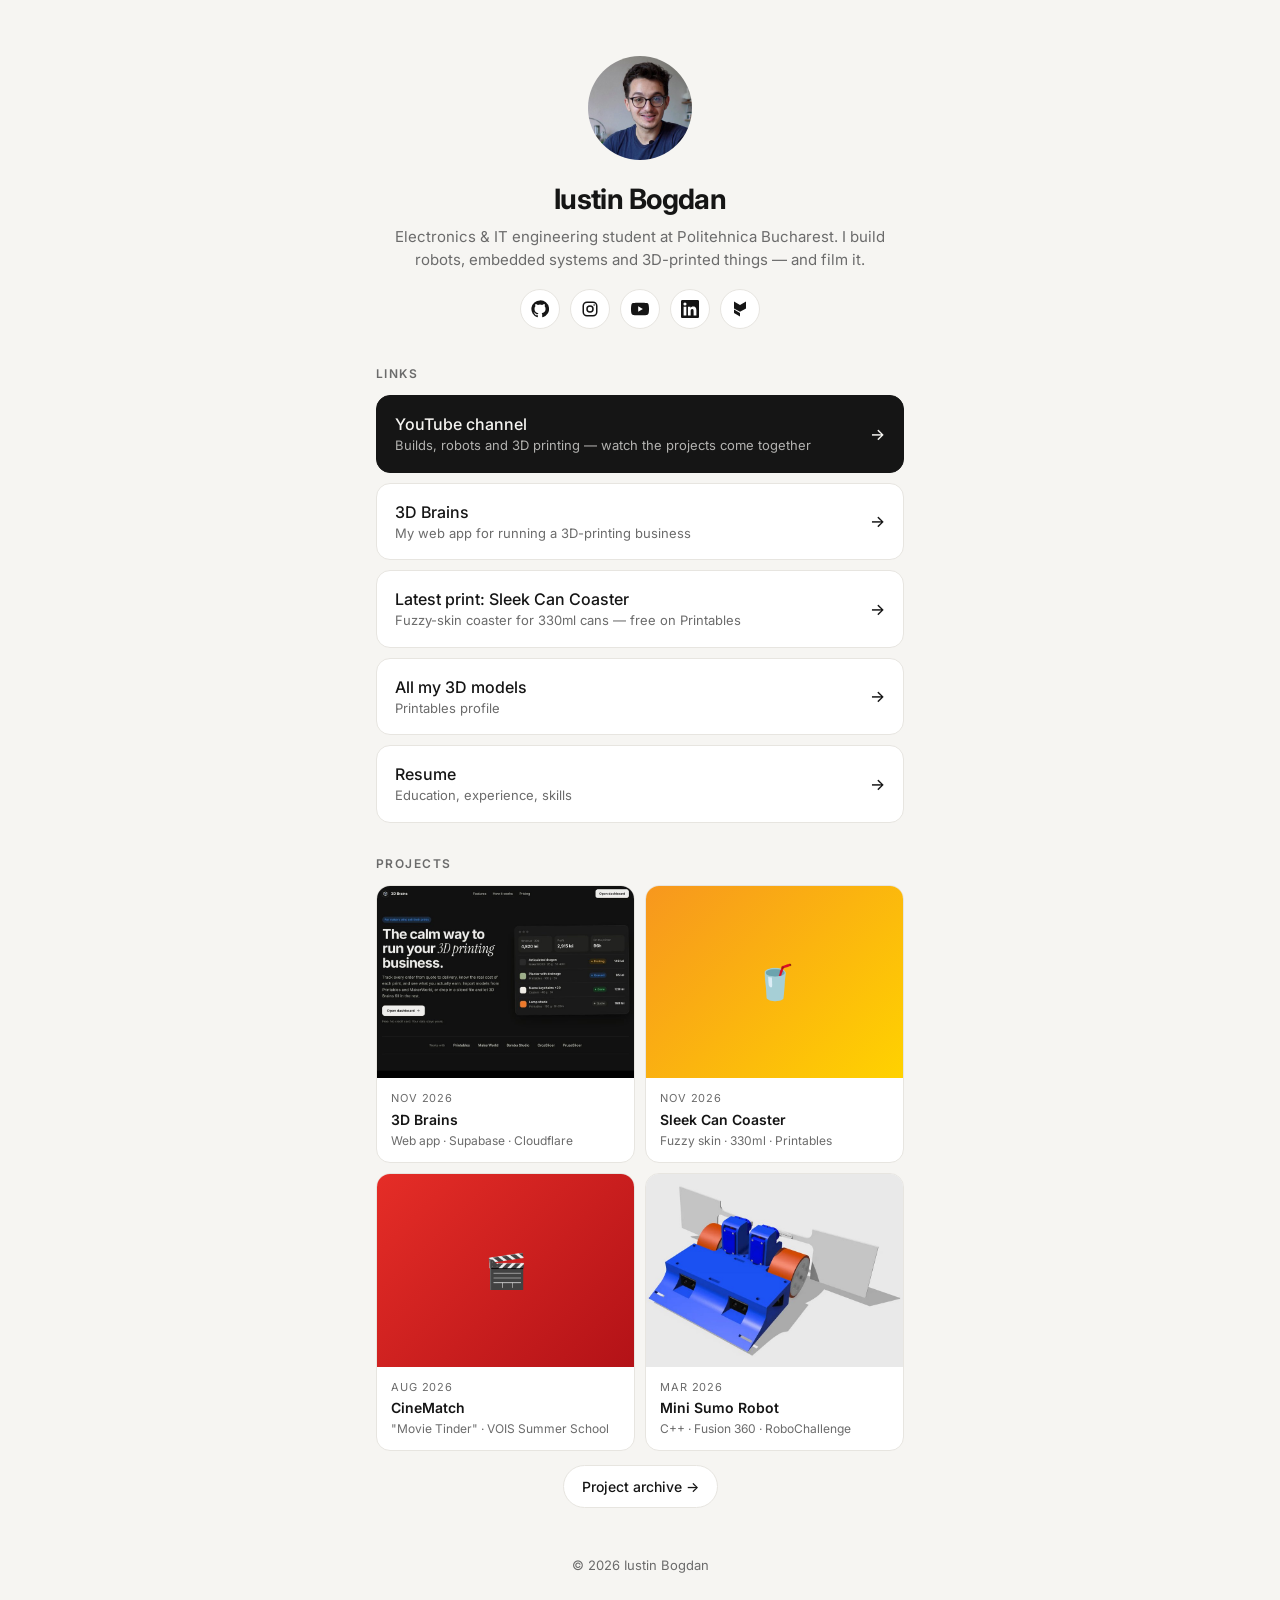
<file: index.html>
<!doctype html>
<html lang="en">
<head>
<meta charset="utf-8">
<meta name="viewport" content="width=device-width, initial-scale=1">
<title>Iustin Bogdan</title>
<meta name="description" content="Iustin Bogdan — electronics &amp; IT student. YouTube, projects, 3D printing and resume.">
<link rel="icon" href="images/avatar.jpg">
<meta property="og:image" content="https://iustinbogdan.studio/images/avatar.jpg">
<link rel="preconnect" href="https://fonts.googleapis.com">
<link href="https://fonts.googleapis.com/css2?family=Inter:wght@400;500;600;700&display=swap" rel="stylesheet">
<link rel="stylesheet" href="style.css">
</head>
<body>
<main class="wrap">

  <header>
    <!-- Replace the initials with a photo: <div class="avatar"><img src="me.jpg" alt="Iustin Bogdan"></div> -->
    <div class="avatar"><img src="images/avatar.jpg" alt="Iustin Bogdan"></div>
    <h1>Iustin Bogdan</h1>
    <p class="tagline">Electronics &amp; IT engineering student at Politehnica Bucharest. I build robots, embedded systems and 3D-printed things — and film it.</p>
    <nav class="socials" aria-label="Social links">
      <a target="_blank" rel="noopener" href="https://github.com/IustinB2005" aria-label="GitHub"><svg viewBox="0 0 24 24"><path d="M12 .5a11.5 11.5 0 0 0-3.64 22.41c.58.1.79-.25.79-.56v-2c-3.2.7-3.88-1.37-3.88-1.37-.52-1.33-1.28-1.69-1.28-1.69-1.05-.72.08-.7.08-.7 1.16.08 1.77 1.19 1.77 1.19 1.03 1.77 2.7 1.26 3.36.96.1-.75.4-1.26.73-1.55-2.55-.29-5.24-1.28-5.24-5.69 0-1.26.45-2.29 1.19-3.1-.12-.29-.52-1.46.11-3.05 0 0 .97-.31 3.17 1.18a11 11 0 0 1 5.77 0c2.2-1.49 3.17-1.18 3.17-1.18.63 1.59.23 2.76.11 3.05.74.81 1.19 1.84 1.19 3.1 0 4.42-2.69 5.39-5.26 5.68.41.36.78 1.06.78 2.14v3.17c0 .31.21.67.8.56A11.5 11.5 0 0 0 12 .5Z"/></svg></a>
      <a target="_blank" rel="noopener" href="https://www.instagram.com/iustin_bogdan05/" aria-label="Instagram"><svg viewBox="0 0 24 24" style="fill:none;stroke:currentColor;stroke-width:2"><rect x="3" y="3" width="18" height="18" rx="5"/><circle cx="12" cy="12" r="4"/><circle cx="17.5" cy="6.5" r="1" style="fill:currentColor;stroke:none"/></svg></a>
      <a target="_blank" rel="noopener" href="https://www.youtube.com/@iustin_bogdan05" aria-label="YouTube"><svg viewBox="0 0 24 24"><path d="M23.5 6.2a3 3 0 0 0-2.1-2.1C19.5 3.6 12 3.6 12 3.6s-7.5 0-9.4.5A3 3 0 0 0 .5 6.2 31 31 0 0 0 0 12a31 31 0 0 0 .5 5.8 3 3 0 0 0 2.1 2.1c1.9.5 9.4.5 9.4.5s7.5 0 9.4-.5a3 3 0 0 0 2.1-2.1A31 31 0 0 0 24 12a31 31 0 0 0-.5-5.8ZM9.6 15.6V8.4l6.2 3.6-6.2 3.6Z"/></svg></a>
      <a target="_blank" rel="noopener" href="https://www.linkedin.com/in/iustinian-bogdan-b4145b306/" aria-label="LinkedIn"><svg viewBox="0 0 24 24"><path d="M20.4 20.5h-3.6v-5.6c0-1.3 0-3-1.8-3s-2.1 1.4-2.1 2.9v5.7H9.3V9h3.4v1.6h.1c.5-.9 1.6-1.8 3.4-1.8 3.6 0 4.3 2.4 4.3 5.5v6.2ZM5.3 7.4a2.1 2.1 0 1 1 0-4.2 2.1 2.1 0 0 1 0 4.2ZM7.1 20.5H3.5V9h3.6v11.5ZM22.2 0H1.8C.8 0 0 .8 0 1.7v20.6c0 .9.8 1.7 1.8 1.7h20.4c1 0 1.8-.8 1.8-1.7V1.7C24 .8 23.2 0 22.2 0Z"/></svg></a>
      <a target="_blank" rel="noopener" href="https://www.printables.com/@IustinianBog_2410052/models" aria-label="Printables"><svg viewBox="0 0 24 24"><path d="M4 2l8 4.6v9.2L4 11.2zM12 6.6L20 2v9.2l-8 4.6zM4 12.8l8 4.6V22l-8-4.6z"/></svg></a>
    </nav>
  </header>

  <section>
    <h2>Links</h2>
    <div class="links">
      <a class="link featured" href="https://www.youtube.com/@iustin_bogdan05" target="_blank" rel="noopener">
        <span>YouTube channel<small>Builds, robots and 3D printing — watch the projects come together</small></span>
        <span class="arrow">→</span>
      </a>
      <a class="link" href="https://3dbrains.ro" target="_blank" rel="noopener"><span>3D Brains<small>My web app for running a 3D-printing business</small></span><span class="arrow">→</span></a>
      <a class="link" href="https://www.printables.com/model/1917259-fuzzy-skin-sleek-can-coaster-330ml-aqua-carpatica" target="_blank" rel="noopener"><span>Latest print: Sleek Can Coaster<small>Fuzzy-skin coaster for 330ml cans — free on Printables</small></span><span class="arrow">→</span></a>
      <a class="link" href="https://www.printables.com/@IustinianBog_2410052/models" target="_blank" rel="noopener"><span>All my 3D models<small>Printables profile</small></span><span class="arrow">→</span></a>
      <a class="link" href="resume.html"><span>Resume<small>Education, experience, skills</small></span><span class="arrow">→</span></a>
    </div>
  </section>

  <section>
    <h2>Projects</h2>
    <div class="grid" data-projects="latest"></div>
    <p class="more" id="archive-link" hidden><a href="archive.html">Project archive →</a></p>
  </section>

  <footer>© <span id="y"></span> Iustin Bogdan</footer>
</main>
<script src="projects.js"></script>
<script>document.getElementById('y').textContent=new Date().getFullYear()</script>
</body>
</html>
</file>
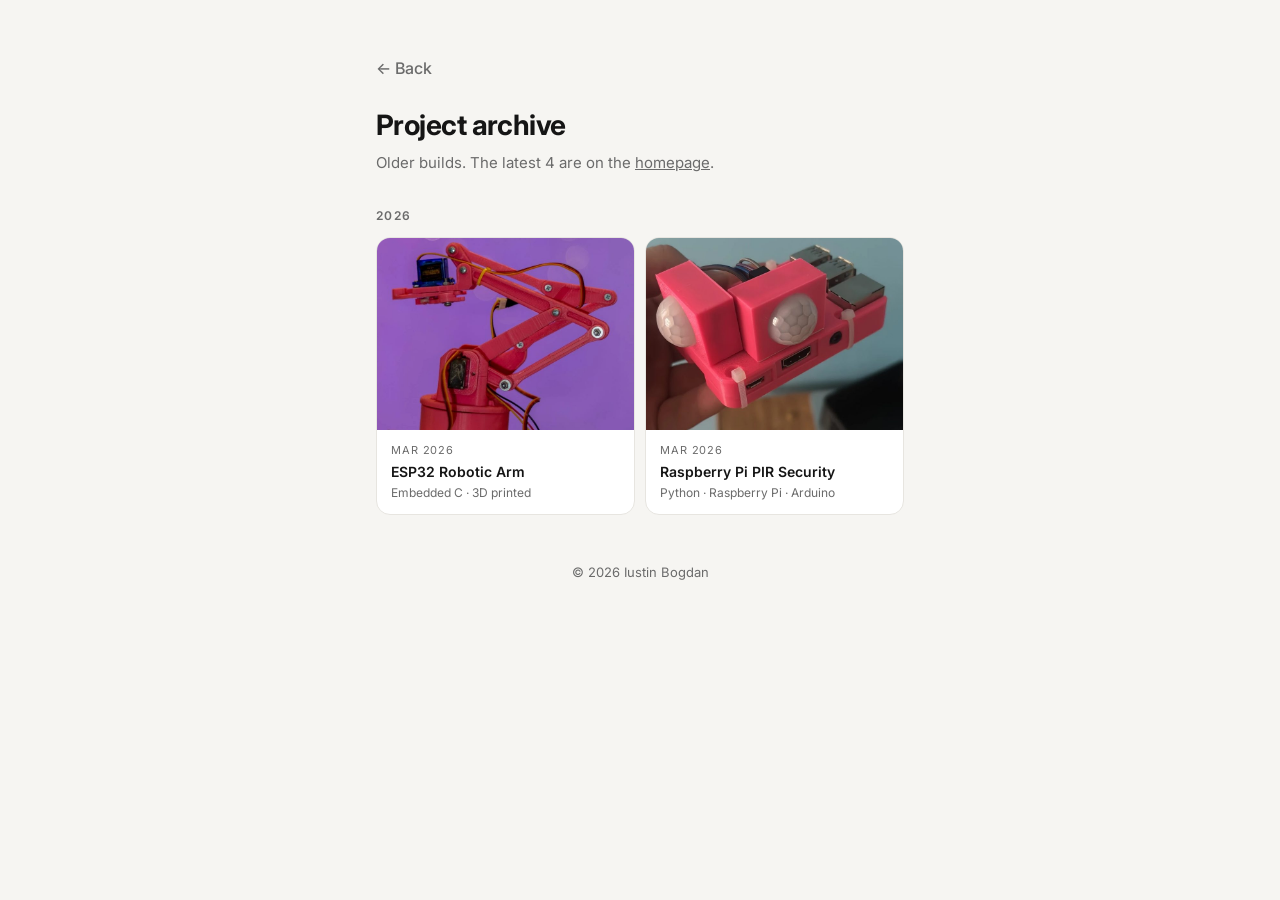
<file: archive.html>
<!doctype html>
<html lang="en">
<head>
<meta charset="utf-8">
<meta name="viewport" content="width=device-width, initial-scale=1">
<title>Project Archive · Iustin Bogdan</title>
<meta name="description" content="Older projects by Iustin Bogdan — robots, embedded systems and 3D prints.">
<link rel="icon" href="images/avatar.jpg">
<link rel="preconnect" href="https://fonts.googleapis.com">
<link href="https://fonts.googleapis.com/css2?family=Inter:wght@400;500;600;700&display=swap" rel="stylesheet">
<link rel="stylesheet" href="style.css">
</head>
<body>
<main class="wrap">
  <a class="back" href="./">← Back</a>
  <h1>Project archive</h1>
  <p class="tagline" style="margin-top:6px">Older builds. The latest 4 are on the <a href="./" style="text-decoration:underline">homepage</a>.</p>
  <div class="grid" data-projects="archive"></div>
  <footer>© <span id="y"></span> Iustin Bogdan</footer>
</main>
<script src="projects.js"></script>
<script>document.getElementById('y').textContent=new Date().getFullYear()</script>
</body>
</html>
</file>
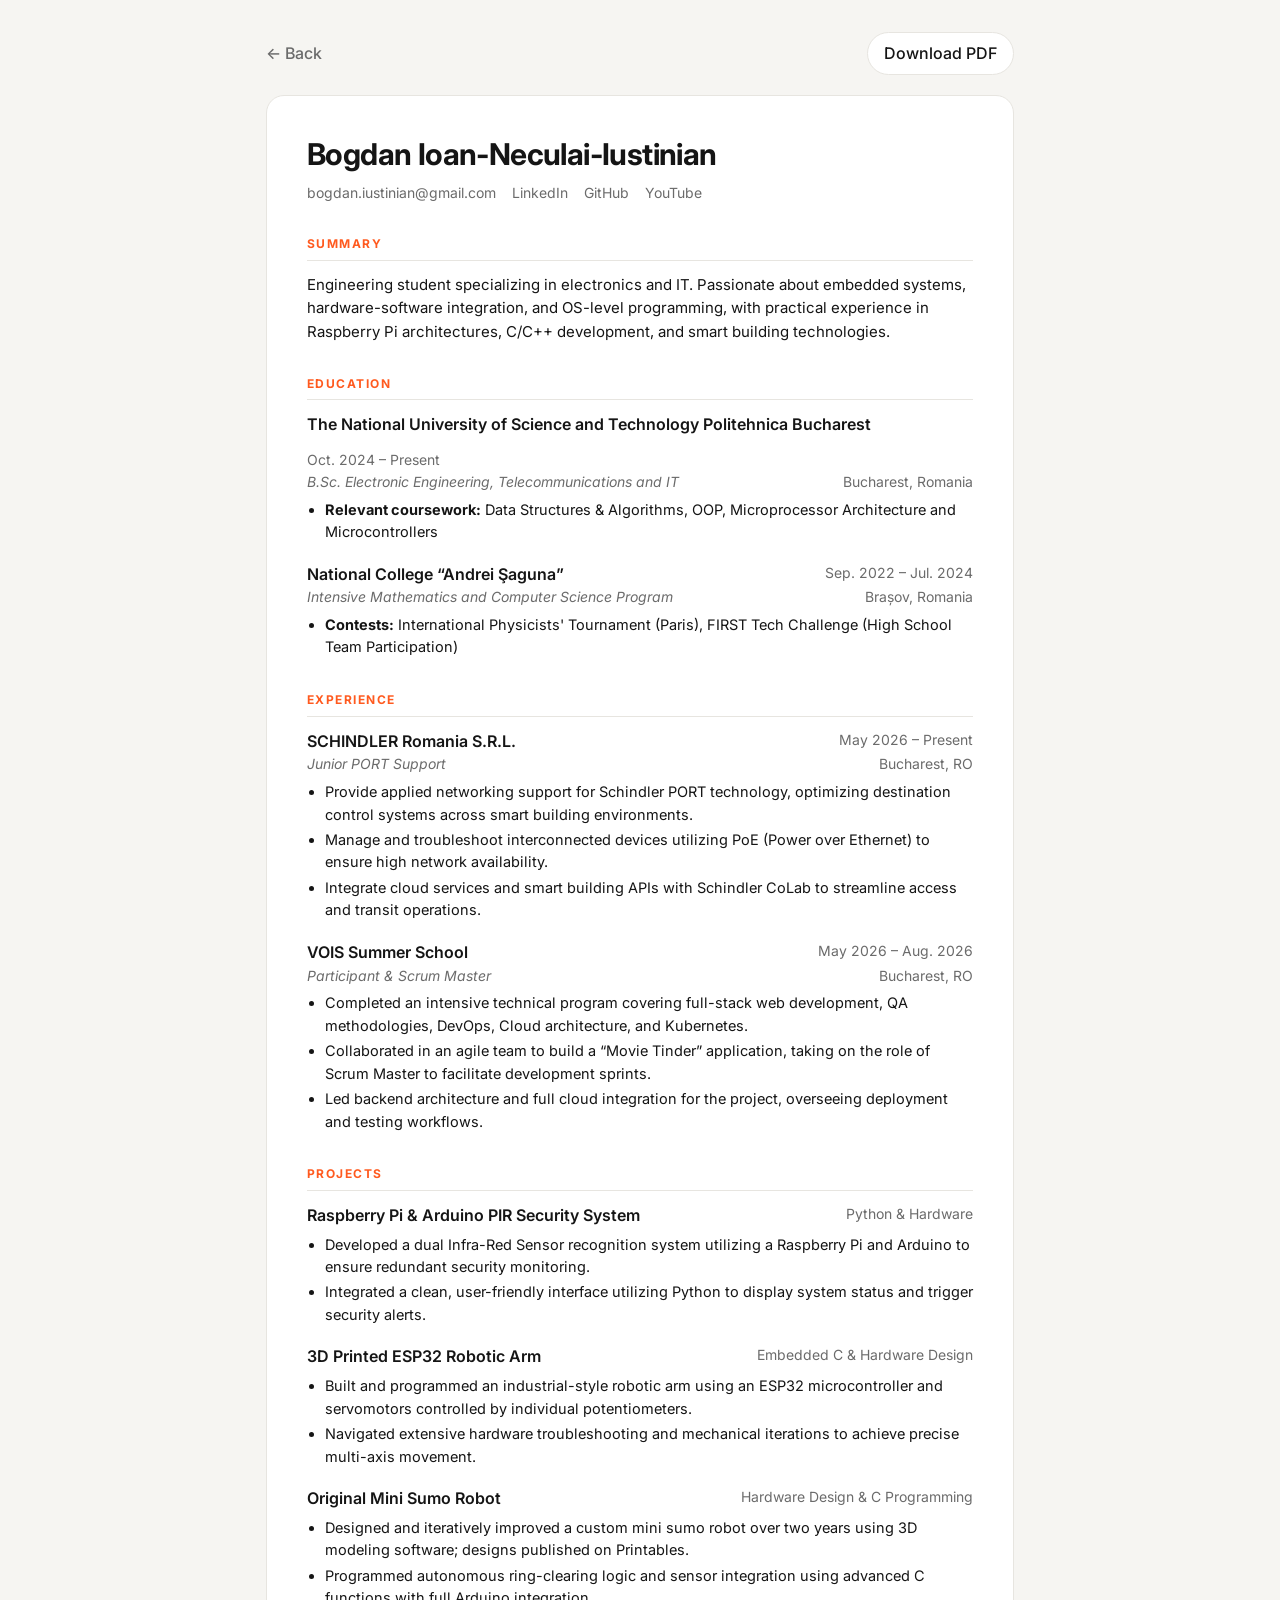
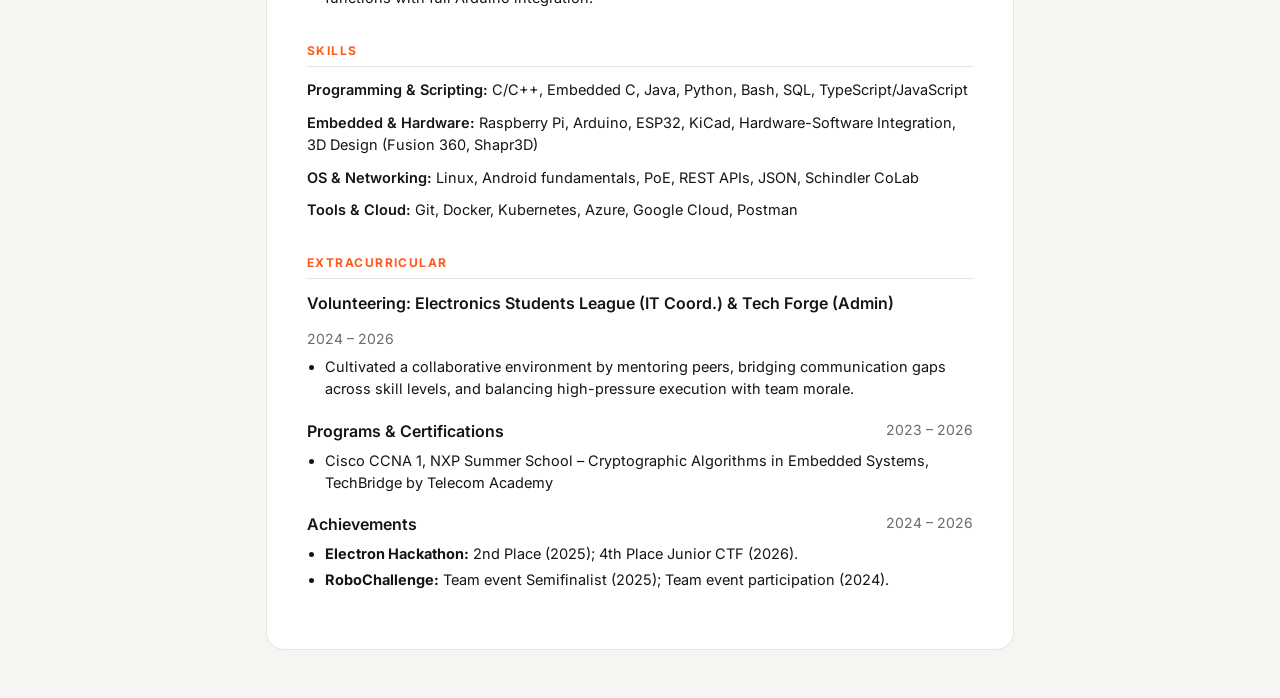
<file: resume.html>
<!doctype html>
<html lang="en">
<head>
<meta charset="utf-8">
<meta name="viewport" content="width=device-width, initial-scale=1">
<title>Resume · Iustin Bogdan</title>
<meta name="description" content="Resume of Bogdan Ioan-Neculai-Iustinian — Electronic Engineering student, embedded systems and IT.">
<link rel="preconnect" href="https://fonts.googleapis.com">
<link href="https://fonts.googleapis.com/css2?family=Inter:wght@400;500;600;700&display=swap" rel="stylesheet">
<style>
  :root{ --bg:#f6f5f2; --card:#ffffff; --text:#151515; --muted:#6b6b6b; --line:#e7e5e0; --accent:#ff5a1f; }
  @media (prefers-color-scheme: dark){
    :root{ --bg:#0f0f0f; --card:#191919; --text:#f2f2f2; --muted:#9a9a9a; --line:#2a2a2a; }
  }
  *{box-sizing:border-box;margin:0;padding:0}
  body{background:var(--bg);color:var(--text);font-family:Inter,system-ui,sans-serif;line-height:1.55;
       -webkit-font-smoothing:antialiased}
  a{color:inherit}
  .wrap{max-width:780px;margin:0 auto;padding:32px 16px 48px}
  .top{display:flex;justify-content:space-between;align-items:center;gap:12px;margin-bottom:20px}
  .top a{text-decoration:none;font-weight:500;color:var(--muted)}
  .top a:hover{color:var(--text)}
  .btn{border:1px solid var(--line);background:var(--card);color:var(--text);border-radius:999px;
       padding:8px 16px;font:inherit;font-weight:500;cursor:pointer}
  .btn:hover{border-color:var(--text)}
  .paper{background:var(--card);border:1px solid var(--line);border-radius:18px;padding:40px}
  h1{font-size:30px;letter-spacing:-.02em;line-height:1.2}
  .contact{display:flex;flex-wrap:wrap;gap:6px 16px;margin-top:10px;color:var(--muted);font-size:14px}
  .contact a{text-decoration:none}.contact a:hover{color:var(--text);text-decoration:underline}
  h2{font-size:12px;text-transform:uppercase;letter-spacing:.12em;color:var(--accent);font-weight:700;
     margin:32px 0 12px;padding-bottom:6px;border-bottom:1px solid var(--line)}
  .entry{margin-bottom:18px}
  .row{display:flex;justify-content:space-between;gap:12px;flex-wrap:wrap}
  .row strong{font-weight:600}
  .meta{color:var(--muted);font-size:14px;white-space:nowrap}
  .sub{font-style:italic;color:var(--muted);font-size:14px}
  ul{margin:6px 0 0 18px;font-size:14.5px}
  li{margin:3px 0}
  p{font-size:15px}
  .skills{display:grid;gap:10px;font-size:14.5px}
  .skills b{font-weight:600}
  .proj a{text-decoration:none}.proj a:hover{text-decoration:underline}
  @media (max-width:520px){ .paper{padding:24px 18px} h1{font-size:24px} }
  @media print{
    :root{--bg:#fff;--card:#fff;--text:#111;--muted:#555;--line:#ddd}
    .top{display:none} .wrap{padding:0;max-width:none} .paper{border:0;padding:0}
    h2{margin-top:18px} .entry{margin-bottom:10px;break-inside:avoid}
  }
</style>
</head>
<body>
<main class="wrap">
  <div class="top">
    <a href="./">← Back</a>
    <button class="btn" onclick="window.print()">Download PDF</button>
  </div>

  <article class="paper">
    <header>
      <h1>Bogdan Ioan-Neculai-Iustinian</h1>
      <div class="contact">
        <a href="mailto:bogdan.iustinian@gmail.com">bogdan.iustinian@gmail.com</a>
        <a href="https://www.linkedin.com/in/iustinian-bogdan-b4145b306/" target="_blank" rel="noopener">LinkedIn</a>
        <a href="https://github.com/IustinB2005" target="_blank" rel="noopener">GitHub</a>
        <a href="https://www.youtube.com/@iustin_bogdan05" target="_blank" rel="noopener">YouTube</a>
      </div>
    </header>

    <h2>Summary</h2>
    <p>Engineering student specializing in electronics and IT. Passionate about embedded systems, hardware-software integration, and OS-level programming, with practical experience in Raspberry Pi architectures, C/C++ development, and smart building technologies.</p>

    <h2>Education</h2>
    <div class="entry">
      <div class="row"><strong>The National University of Science and Technology Politehnica Bucharest</strong><span class="meta">Oct. 2024 – Present</span></div>
      <div class="row"><span class="sub">B.Sc. Electronic Engineering, Telecommunications and IT</span><span class="meta">Bucharest, Romania</span></div>
      <ul><li><b>Relevant coursework:</b> Data Structures &amp; Algorithms, OOP, Microprocessor Architecture and Microcontrollers</li></ul>
    </div>
    <div class="entry">
      <div class="row"><strong>National College “Andrei Şaguna”</strong><span class="meta">Sep. 2022 – Jul. 2024</span></div>
      <div class="row"><span class="sub">Intensive Mathematics and Computer Science Program</span><span class="meta">Brașov, Romania</span></div>
      <ul><li><b>Contests:</b> International Physicists' Tournament (Paris), FIRST Tech Challenge (High School Team Participation)</li></ul>
    </div>

    <h2>Experience</h2>
    <div class="entry">
      <div class="row"><strong>SCHINDLER Romania S.R.L.</strong><span class="meta">May 2026 – Present</span></div>
      <div class="row"><span class="sub">Junior PORT Support</span><span class="meta">Bucharest, RO</span></div>
      <ul>
        <li>Provide applied networking support for Schindler PORT technology, optimizing destination control systems across smart building environments.</li>
        <li>Manage and troubleshoot interconnected devices utilizing PoE (Power over Ethernet) to ensure high network availability.</li>
        <li>Integrate cloud services and smart building APIs with Schindler CoLab to streamline access and transit operations.</li>
      </ul>
    </div>
    <div class="entry">
      <div class="row"><strong>VOIS Summer School</strong><span class="meta">May 2026 – Aug. 2026</span></div>
      <div class="row"><span class="sub">Participant &amp; Scrum Master</span><span class="meta">Bucharest, RO</span></div>
      <ul>
        <li>Completed an intensive technical program covering full-stack web development, QA methodologies, DevOps, Cloud architecture, and Kubernetes.</li>
        <li>Collaborated in an agile team to build a “Movie Tinder” application, taking on the role of Scrum Master to facilitate development sprints.</li>
        <li>Led backend architecture and full cloud integration for the project, overseeing deployment and testing workflows.</li>
      </ul>
    </div>

    <h2>Projects</h2>
    <div class="entry proj">
      <div class="row"><strong><a href="https://github.com/IustinB2005/raspberry-pi-pir" target="_blank" rel="noopener">Raspberry Pi &amp; Arduino PIR Security System</a></strong><span class="meta">Python &amp; Hardware</span></div>
      <ul>
        <li>Developed a dual Infra-Red Sensor recognition system utilizing a Raspberry Pi and Arduino to ensure redundant security monitoring.</li>
        <li>Integrated a clean, user-friendly interface utilizing Python to display system status and trigger security alerts.</li>
      </ul>
    </div>
    <div class="entry proj">
      <div class="row"><strong><a href="https://github.com/IustinB2005/esp32-robotic-arm" target="_blank" rel="noopener">3D Printed ESP32 Robotic Arm</a></strong><span class="meta">Embedded C &amp; Hardware Design</span></div>
      <ul>
        <li>Built and programmed an industrial-style robotic arm using an ESP32 microcontroller and servomotors controlled by individual potentiometers.</li>
        <li>Navigated extensive hardware troubleshooting and mechanical iterations to achieve precise multi-axis movement.</li>
      </ul>
    </div>
    <div class="entry proj">
      <div class="row"><strong><a href="https://github.com/IustinB2005/mini-sumo-robot" target="_blank" rel="noopener">Original Mini Sumo Robot</a></strong><span class="meta">Hardware Design &amp; C Programming</span></div>
      <ul>
        <li>Designed and iteratively improved a custom mini sumo robot over two years using 3D modeling software; designs published on Printables.</li>
        <li>Programmed autonomous ring-clearing logic and sensor integration using advanced C functions with full Arduino integration.</li>
      </ul>
    </div>

    <h2>Skills</h2>
    <div class="skills">
      <div><b>Programming &amp; Scripting:</b> C/C++, Embedded C, Java, Python, Bash, SQL, TypeScript/JavaScript</div>
      <div><b>Embedded &amp; Hardware:</b> Raspberry Pi, Arduino, ESP32, KiCad, Hardware-Software Integration, 3D Design (Fusion 360, Shapr3D)</div>
      <div><b>OS &amp; Networking:</b> Linux, Android fundamentals, PoE, REST APIs, JSON, Schindler CoLab</div>
      <div><b>Tools &amp; Cloud:</b> Git, Docker, Kubernetes, Azure, Google Cloud, Postman</div>
    </div>

    <h2>Extracurricular</h2>
    <div class="entry">
      <div class="row"><strong>Volunteering: Electronics Students League (IT Coord.) &amp; Tech Forge (Admin)</strong><span class="meta">2024 – 2026</span></div>
      <ul><li>Cultivated a collaborative environment by mentoring peers, bridging communication gaps across skill levels, and balancing high-pressure execution with team morale.</li></ul>
    </div>
    <div class="entry">
      <div class="row"><strong>Programs &amp; Certifications</strong><span class="meta">2023 – 2026</span></div>
      <ul><li>Cisco CCNA 1, NXP Summer School – Cryptographic Algorithms in Embedded Systems, TechBridge by Telecom Academy</li></ul>
    </div>
    <div class="entry">
      <div class="row"><strong>Achievements</strong><span class="meta">2024 – 2026</span></div>
      <ul>
        <li><b>Electron Hackathon:</b> 2nd Place (2025); 4th Place Junior CTF (2026).</li>
        <li><b>RoboChallenge:</b> Team event Semifinalist (2025); Team event participation (2024).</li>
      </ul>
    </div>
  </article>
</main>
</body>
</html>
</file>
<file: style.css>
:root{
    --bg:#f6f5f2; --card:#ffffff; --text:#151515; --muted:#6b6b6b;
    --line:#e7e5e0; --accent:#ff5a1f;
  }
  @media (prefers-color-scheme: dark){
    :root{ --bg:#0f0f0f; --card:#191919; --text:#f2f2f2; --muted:#9a9a9a; --line:#2a2a2a; }
  }
  *{box-sizing:border-box;margin:0;padding:0}
  body{background:var(--bg);color:var(--text);font-family:Inter,system-ui,sans-serif;
       line-height:1.5;-webkit-font-smoothing:antialiased}
  a{color:inherit;text-decoration:none}
  .wrap{max-width:560px;margin:0 auto;padding:56px 16px 40px}

  /* Header */
  header{text-align:center;margin-bottom:36px}
  .avatar{width:104px;height:104px;border-radius:50%;margin:0 auto 18px;
          background:linear-gradient(135deg,var(--accent),#ffb347);display:grid;place-items:center;
          color:#fff;font-weight:700;font-size:36px;overflow:hidden}
  .avatar img{width:100%;height:100%;object-fit:cover}
  h1{font-size:28px;font-weight:700;letter-spacing:-.02em}
  .tagline{color:var(--muted);margin-top:6px;font-size:15px}
  .socials{display:flex;justify-content:center;gap:10px;margin-top:18px}
  .socials a{width:40px;height:40px;border-radius:50%;border:1px solid var(--line);background:var(--card);
             display:grid;place-items:center;transition:transform .15s,border-color .15s}
  .socials a:hover{transform:translateY(-2px);border-color:var(--text)}
  .socials svg{width:18px;height:18px;fill:currentColor}

  /* Sections */
  h2{font-size:12px;text-transform:uppercase;letter-spacing:.12em;color:var(--muted);
     font-weight:600;margin:32px 0 12px}

  /* Link buttons */
  .links{display:flex;flex-direction:column;gap:10px}
  .link{display:flex;align-items:center;justify-content:space-between;gap:12px;
        padding:16px 18px;border-radius:14px;background:var(--card);border:1px solid var(--line);
        font-weight:500;transition:transform .15s,box-shadow .15s,border-color .15s}
  .link:hover{transform:translateY(-2px);border-color:var(--text);box-shadow:0 6px 20px rgba(0,0,0,.06)}
  .link small{display:block;color:var(--muted);font-weight:400;font-size:13px}
  .arrow{flex:none;transition:transform .15s}
  .link:hover .arrow{transform:translateX(3px)}
  .link.featured{background:var(--text);color:var(--bg);border-color:var(--text)}
  .link.featured small{color:inherit;opacity:.7}

  /* Project cards */
  .grid{display:grid;grid-template-columns:1fr 1fr;gap:10px}
  .project{border-radius:14px;overflow:hidden;background:var(--card);border:1px solid var(--line);
           transition:transform .15s,border-color .15s}
  .project:hover{transform:translateY(-2px);border-color:var(--text)}
  .thumb{aspect-ratio:4/3;background:var(--line);display:block;width:100%;object-fit:cover}
  span.thumb{display:grid;place-items:center}
  span.thumb b{font-size:34px;color:#fff;font-weight:700}
  .project{display:flex;flex-direction:column}
  .project .cover{display:block}
  .project div{padding:12px 14px;display:flex;flex-direction:column;gap:2px;flex:1}
  .project time{font-size:11px;text-transform:uppercase;letter-spacing:.08em;color:var(--muted)}
  .project div a:hover strong{text-decoration:underline}
  .badge{align-self:flex-start;margin-top:8px;font-size:12px;font-weight:600;padding:3px 10px;border-radius:999px;
         background:var(--text);color:var(--bg)}
  .badge:hover{opacity:.85}
  .more{display:flex;justify-content:center;margin-top:14px}
  .more a{font-size:14px;font-weight:500;padding:10px 18px;border:1px solid var(--line);border-radius:999px;background:var(--card)}
  .more a:hover{border-color:var(--text)}
  .back{display:inline-block;color:var(--muted);font-weight:500;margin-bottom:24px}
  .back:hover{color:var(--text)}
  .empty{color:var(--muted);font-size:14px}
  .project strong{display:block;font-size:14px;font-weight:600}
  .project span{font-size:12px;color:var(--muted)}

  footer{text-align:center;color:var(--muted);font-size:13px;margin-top:48px}
  @media (max-width:340px){ .grid{grid-template-columns:1fr} }
</file>
